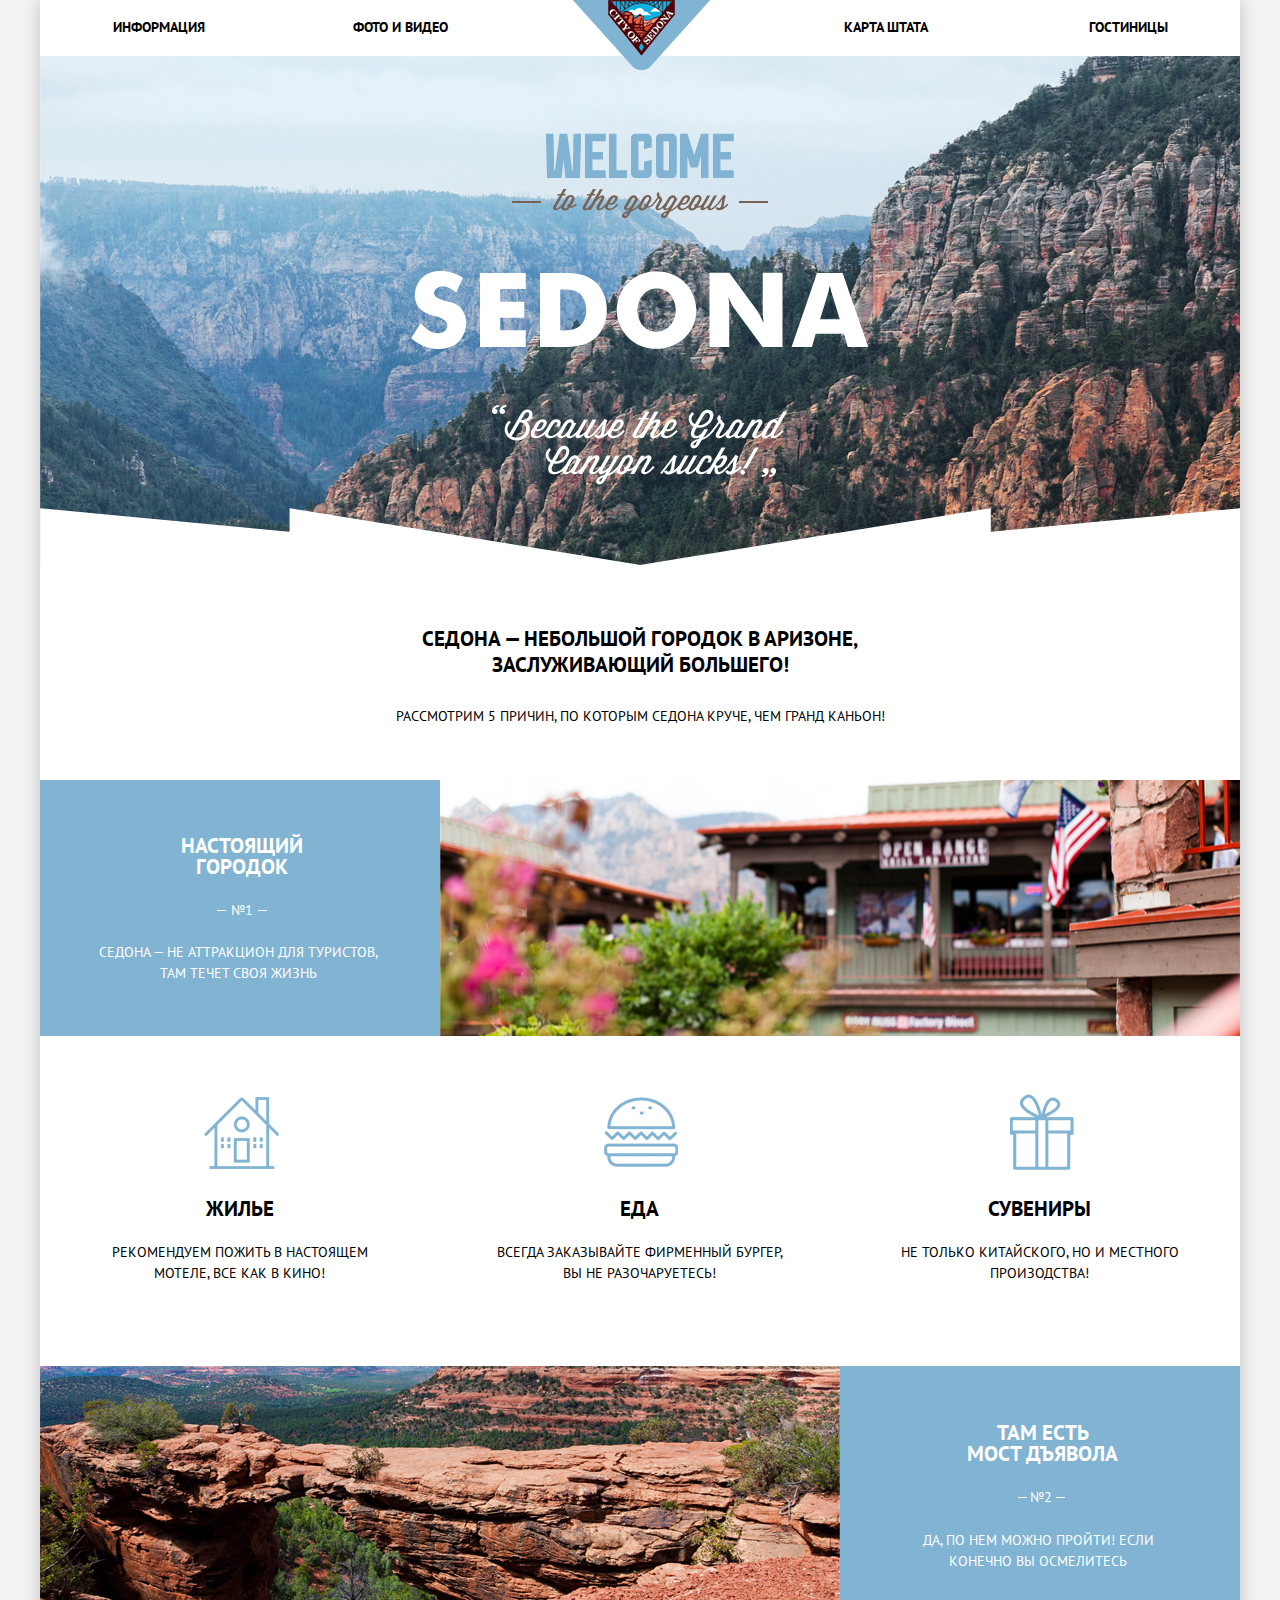
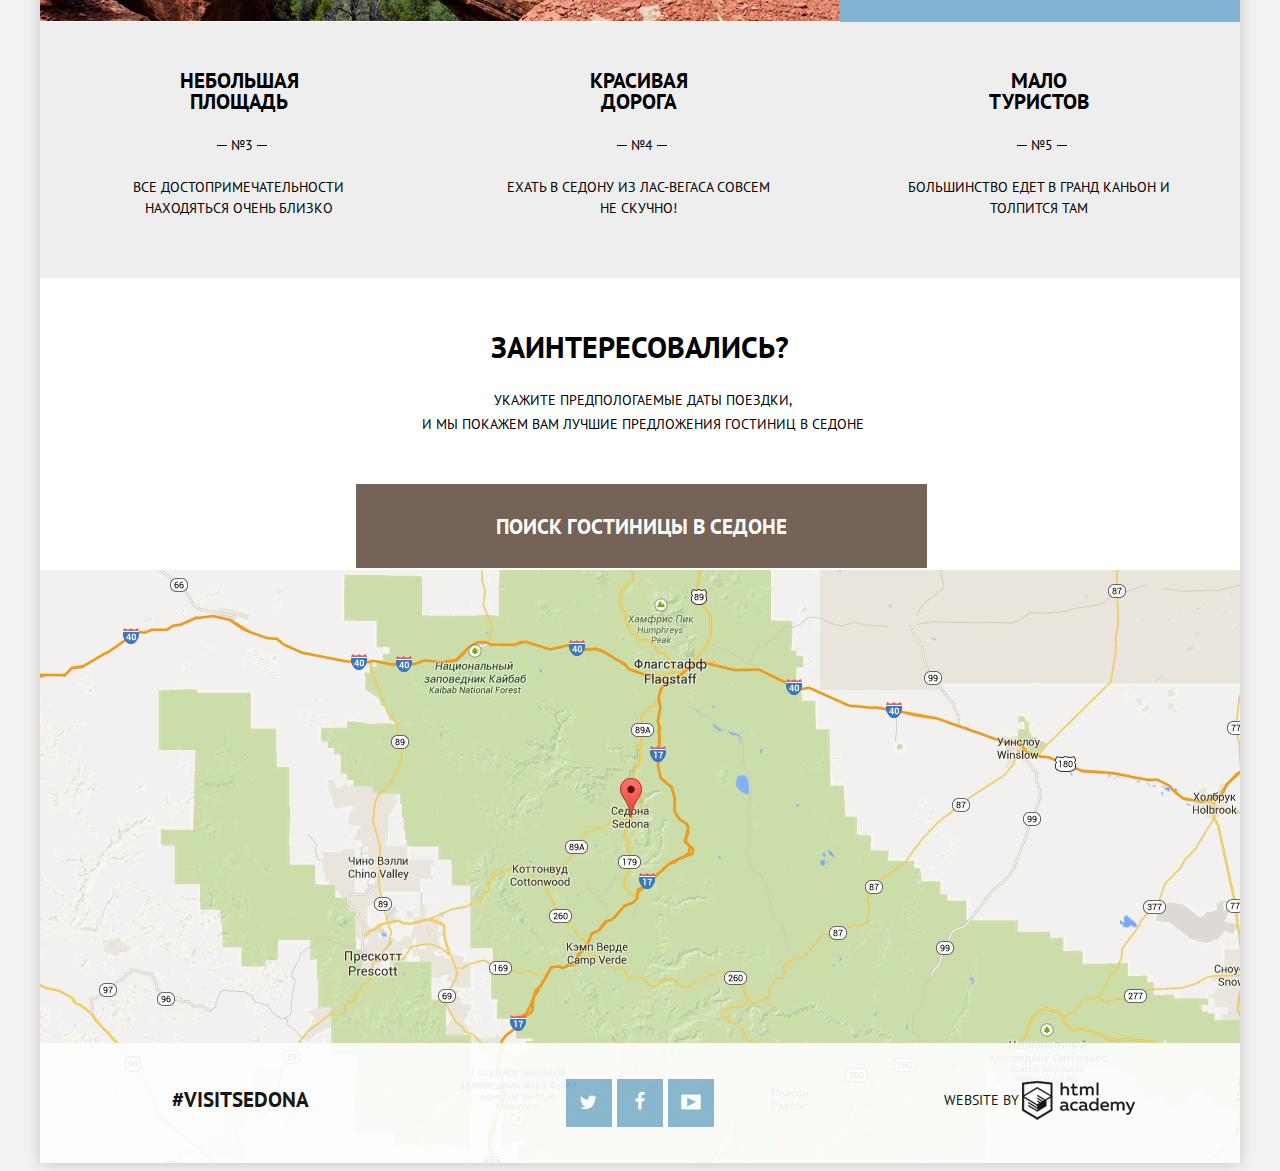
<file: index.html>
<!DOCTYPE html>
<html lang="ru">
<head>
  <meta charset="utf-8">
  <title>Седона</title>
  <link href="css/normalize.css" rel="stylesheet">
  <link href="https://fonts.googleapis.com/css?family=PT+Sans:400,700&amp;subset=cyrillic" rel="stylesheet">
  <link href="css/style.min.css" rel="stylesheet">
</head>
<body>
  <header class="main-header container">
    <nav class="main-navigation">
      <ul>
        <li>
          <a href="#">Информация</a>
        </li>
        <li>
          <a href="#">Фото и видео</a>
        </li>
        <li>
          <a href="#">Карта штата</a>
        </li>
        <li>
          <a href="catalog.html">Гостиницы</a>
        </li>
      </ul>
    </nav>
    <div class="logotype"><img src="img/logo.png" width="138" height="70" alt="Логотип"></div>
  </header>

  <main class="container">
    <img src="img/index-background.jpg" alt="Седона" width="1200" height="511">
    <div class="sedona-town">
      <h1 class="sedona-town-text">Седона — небольшой городок в Аризоне,<br> заслуживающий большего!</h1>
      <p>Рассмотрим 5 причин, по которым Седона круче, чем Гранд Каньон!</p>
    </div>

    <section class="real-city">
      <div class="real-city-left-column">
        <div class="real-city-text">
          <h2>Настоящий городок</h2>
          <span>№1</span>
          <p>Седона — не аттракцион для туристов, там течет своя жизнь</p>
        </div>
      </div>
      <div class="image-real-city">
        <img src="img/index-real-city.jpg" alt="Настоящий городок" width="800" height="400">
      </div>
    </section>

    <section class="advantage1">
      <div class="home">
        <h2 class="vantage">Жилье</h2>
        <p>Рекомендуем пожить в настоящем мотеле, все как в кино!</p>
      </div>

      <div class="food">
        <h2 class="vantage">Еда</h2>
        <p>Всегда заказывайте фирменный бургер, вы не разочаруетесь!</p>
      </div>

      <div class="souvenirs">
        <h2 class="vantage">Сувениры</h2>
        <p>Не только китайского, но и местного произодства!</p>
      </div>
    </section>

    <section class="bridge">
      <div class="image-bridge">
        <img src="img/index-bridge.jpg" alt="Мост дъявола" width="800" height="400">
      </div>
      <div class="bridge-right-column">
        <div class="bridge-text">
          <h2 class="attraction">Там есть <br> мост дъявола</h2>
          <span>№2</span>
          <p>Да, по нем можно пройти! Если конечно вы осмелитесь</p>
        </div>
      </div>
    </section>

    <section class="advantage2">
      <div class="area">
        <h2 class="vantage">Небольшая площадь</h2>
        <span>№3</span>
        <p>Все достопримечательности находяться очень близко</p>
      </div>

      <div class="road">
        <h2 class="vantage">Красивая дорога</h2>
        <span>№4</span>
        <p>Ехать в Седону из Лас-Вегаса совсем не скучно!</p>
      </div>

      <div class="tourist">
        <h2 class="vantage">Мало туристов</h2>
        <span>№5</span>
        <p>Большинство едет в Гранд Каньон и толпится там</p>
      </div>
    </section>

    <div class="search-hotel">
      <h2 class="look">Заинтересовались?</h2>
      <p>Укажите предпологаемые даты поездки, <br> и мы покажем вам лучшие предложения гостиниц в Седоне</p>

      <button type="button">Поиск гостиницы в Седоне</button>

      <form action="https://echo.htmlacademy.ru" method="post">
        <div class="wrap-form">
          <div class="form-block">
            <label for="check-in">Дата заезда:</label>
            <input type="text" name="data" id="check-in" placeholder="24 апреля 2017" required>
            <div class="calendar"><span class="visually-hidden">Календарь</span></div>
          </div>
          <div class="form-block">
            <label for="check-out">Дата выезда:</label>
            <input type="text" name="data" id="check-out" placeholder="4 июля 2017" required>
            <div class="calendar"><span class="visually-hidden">Календарь</span></div>
          </div>
          <div class="form-rs-adults">
            <label for="grown-id">Взрослые:</label>
            <input type="text" name="grown" id="grown-id" value="2" required>
            <div class="minus"><span class="visually-hidden">Минус</span></div>
            <div class="plus"><span class="visually-hidden">Плюс</span></div>

          </div>
          <div class="form-rs-child">
            <label for="children-id">Дети:</label>
            <input type="text" name="children" id="children-id" value="0" required>
            <div class="minus"><span class="visually-hidden">Минус</span></div>
            <div class="plus"><span class="visually-hidden">Плюс</span></div>
          </div>
        </div>
        <button type="submit">Найти</button>
      </form>
    </div>
    <div id="map" class="map">
    </div>
  </main>

  <footer class="container">
    <div class="footer-container">
      <section class="visit">
        <span>#VISITSEDONA</span>
      </section>

      <section class="footer-social">
        <a class="social-twitter" href="#"><span class="visually-hidden">Твиттер</span></a>
        <a class="social-facebook" href="#"><span class="visually-hidden">Фейсбук</span></a>
        <a class="social-youtube" href="#"><span class="visually-hidden">Ютуб</span></a>
      </section>

      <section class="copyright">
        <span>WEBSITE BY</span>
        <a class="bth" href="https://htmlacademy.ru/intensive/htmlcss"><span class="visually-hidden">HTML ACADEMY</span></a>
      </section>
    </div>
  </footer>
  <script src="js/form.min.js"></script>
  <script type="text/javascript" charset="utf-8" async src="https://api-maps.yandex.ru/services/constructor/1.0/js/?um=constructor%3A35c9d5b060473782d14bffa61d91a6b0d9dfa821bb0f7aa5dcf38f0230f7f5aa&amp;width=1200&amp;height=593&amp;id=map&amp;lang=ru_RU&amp;scroll=true"></script>
</body>
</html>
</file>
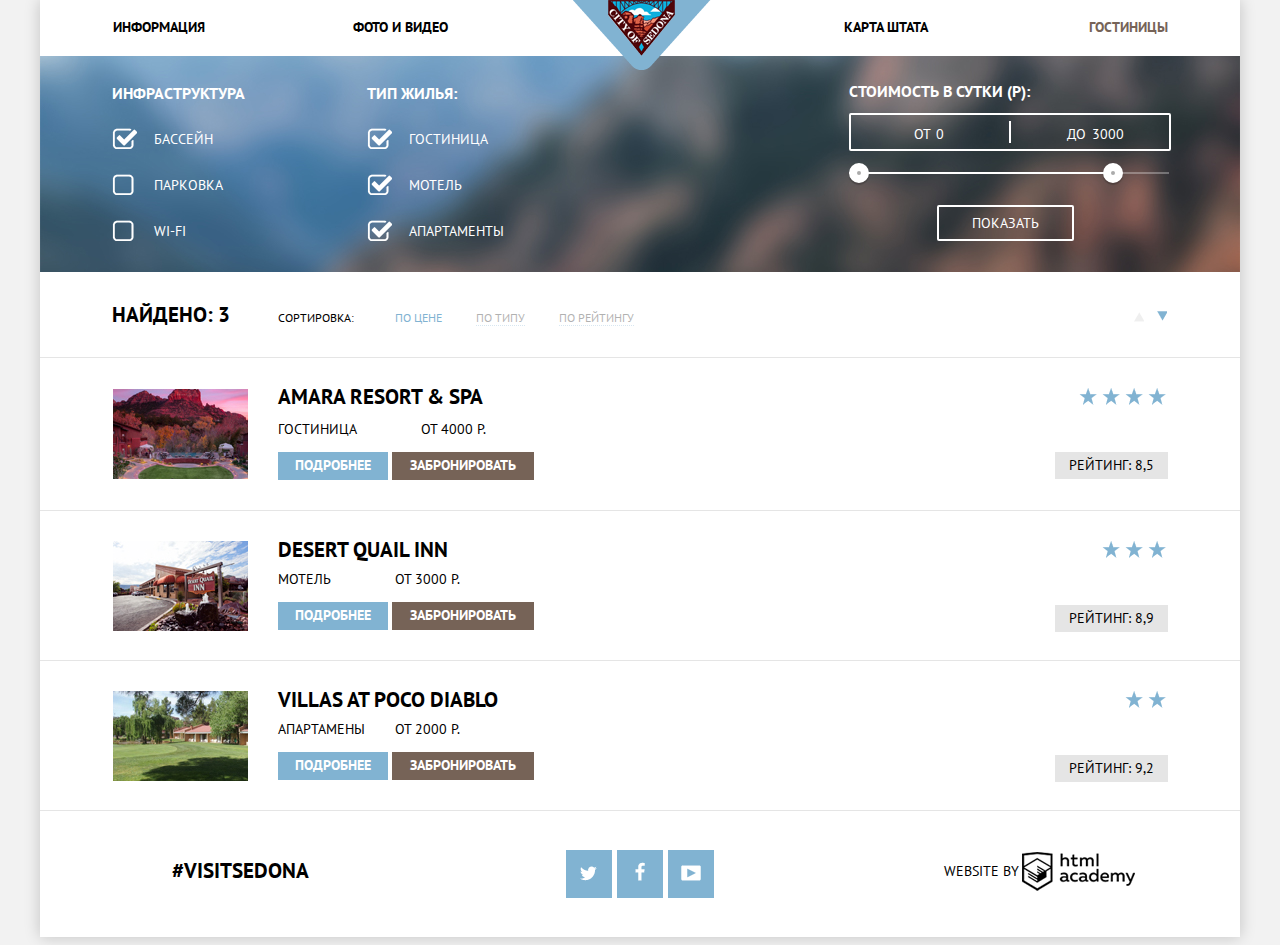
<file: catalog.html>
<!DOCTYPE html>
<html lang="ru">
<head>
  <meta charset="UTF-8">
  <title>Гостиницы в Седоне</title>
  <link href="css/normalize.css" rel="stylesheet">
  <link href="https://fonts.googleapis.com/css?family=PT+Sans:400,700&amp;subset=cyrillic" rel="stylesheet">
  <link href="css/style.min.css" rel="stylesheet">
</head>
<body>
  <header class="main-header container">
    <nav class="main-navigation">
      <ul>
        <li>
          <a href="#">Информация</a>
        </li>
        <li>
          <a href="#">Фото и видео</a>
        </li>
        <li>
          <a href="#">Карта штата</a>
        </li>
        <li>
          <a class="active" href="#">Гостиницы</a>
        </li>
      </ul>
    </nav>
    <div class="logotype"><a href="index.html"> <img src="img/logo.png" width="138" height="70" alt="Логотип"></a></div>
  </header>

  <main class="container">
    <div class="sorter">
      <form class="clearfix" action="https://echo.htmlacademy.ru" method="get">

        <section class="sorter-hotel-left-column">
          <fieldset class="sorter1">
            <legend>Инфраструктура</legend>

            <input type="checkbox" name="pool" id="pool-id" checked>
            <label for="pool-id">Бассейн</label>

            <input type="checkbox" name="parking" id="parking-place">
            <label for="parking-place">Парковка</label>

            <input type="checkbox" name="wi-fi" id="wi-fi">
            <label for="wi-fi">WI-FI</label>
          </fieldset>

          <fieldset class="sorter2">
            <legend>Тип жилья:</legend>

            <input type="checkbox" name="hotel" id="hotel-place" checked>
            <label for="hotel-place">Гостиница</label>

            <input type="checkbox" name="motel" id="motel-id" checked>
            <label for="motel-id">Мотель</label>

            <input type="checkbox" name="apartments" id="apartments-id" checked>
            <label for="apartments-id">Апартаменты</label>
          </fieldset>
        </section>
        <section class="sorter-hotel-right-column">
          <div class="filter-range-title">Стоимость в сутки (р):</div>
          <div class="price-controls">
            <label class="min-price">от <input type="text" name="min-price" value="0"></label>
            <label class="max-price">до <input type="text" name="max-price" value="3000"></label>
          </div>
          <div class="range-controls">
            <div class="scale">
              <div class="bar"></div>
            </div>
            <div class="range-toggle range-toggle-min"></div>
            <div class="range-toggle range-toggle-max"></div>
          </div>
          <button class="btn-transparent" type="submit">Показать</button>
        </section>
      </form>
    </div>

    <section class="sorter3 clearfix">
      <h2 class="vantage-inner">Найдено:
        <output class="vantage">3</output>
      </h2>
      <span class="sorter3-title">Сортировка:</span>
      <ul>
        <li>
          <a class="active">По цене</a>
        </li>
        <li>
          <a href="#">По типу</a>
        </li>
        <li>
          <a href="#">По рейтингу</a>
        </li>
      </ul>
      <a class="active arrow-bottom" href="#"><span class="visually-hidden">Вниз</span></a>
      <a class="arrow-top" href="#"><span class="visually-hidden">Вверх</span></a>
    </section>

    <section class="list-hotels">
      <article class="hotel1 clearfix">
        <div class="hotel-image"><img src="img/amara-spa.jpg" alt="Amara Resort & Spa" width="135" height="90"></div>
        <div class="hotel-description">
          <h2 class="vantage">Amara Resort & Spa</h2>
          <span class="description-text1">Гостиница</span>
          <span class="description-text2">от 4000 Р.</span>
          <a class="detail-description" href="#">Подробнее</a>
          <a class="booking" href="#">Забронировать</a>
        </div>
        <div class="stars-rating">
          <div class="star-box">
            <span class="star"><span class="visually-hidden">Звезда</span></span>
            <span class="star"><span class="visually-hidden">Звезда</span></span>
            <span class="star"><span class="visually-hidden">Звезда</span></span>
            <span class="star"><span class="visually-hidden">Звезда</span></span>
          </div>
          <span class="stars-rating-text">Рейтинг: 8,5</span>
        </div>
      </article>

      <article class="hotel2 clearfix">
        <div class="hotel-image"><img src="img/desert-motel.jpg" alt="Desert Quail Inn" width="135" height="90"></div>
        <div class="hotel-description">
          <h2 class="vantage">Desert Quail Inn</h2>
          <span class="description-text1">Мотель</span>
          <span class="description-text2"> от 3000 Р.</span>
          <a class="detail-description" href="#">Подробнее</a>
          <a class="booking" href="#">Забронировать</a>
        </div>
        <div class="stars-rating">
          <div class="star-box">
            <span class="star"><span class="visually-hidden">Звезда</span></span>
            <span class="star"><span class="visually-hidden">Звезда</span></span>
            <span class="star"><span class="visually-hidden">Звезда</span></span>
          </div>
          <span class="stars-rating-text">Рейтинг: 8,9</span>
        </div>
      </article>

      <article class="hotel3 clearfix">
        <div class="hotel-image"><img src="img/villa-appartament.jpg" alt="Villas at Poco Diablo" width="135" height="90"></div>
        <div class="hotel-description">
          <h2 class="vantage">Villas at Poco Diablo</h2>
          <span class="description-text1">Апартамены </span>
          <span class="description-text2">от 2000 Р.</span>
          <a class="detail-description" href="#">Подробнее</a>
          <a class="booking" href="#">Забронировать</a>
        </div>
        <div class="stars-rating">
          <div class="star-box">
            <span class="star"><span class="visually-hidden">Звезда</span></span>
            <span class="star"><span class="visually-hidden">Звезда</span></span>
          </div>
          <span class="stars-rating-text">Рейтинг: 9,2</span>
        </div>
      </article>
    </section>
  </main>

  <footer class="container">
    <div class="footer-container-catalog">
      <section class="visit">
        <span>#VISITSEDONA</span>
      </section>

      <section class="footer-social">
        <a class="social-twitter" href="#"><span class="visually-hidden">Твиттер</span></a>
        <a class="social-facebook" href="#"><span class="visually-hidden">Фейсбук</span></a>
        <a class="social-youtube" href="#"><span class="visually-hidden">Ютуб</span></a>
      </section>

      <section class="copyright">
        <span>WEBSITE BY</span>
        <a class="bth" href="https://htmlacademy.ru/intensive/htmlcss"><span class="visually-hidden">HTML ACADEMY</span></a>
      </section>
    </div>
  </footer>
</body>
</html>
</file>
<file: css/style.min.css>
html{background-color:#f2f2f2}body{width:1200px;margin-top:0;margin-left:auto;margin-right:auto;font-family:"PT Sans",Arial,sans-serif;color:#000;font-size:14px;text-transform:uppercase;line-height:21px;font-weight:700;background-color:#fff;box-shadow:0 0 15px 0 rgba(0,1,1,0.2)}.container{position:relative;width:1200px;margin:0 auto}a{text-decoration:none;color:#000}.logotype{position:absolute;top:0;left:533px;z-index:1}.main-header{position:relative}.main-navigation ul{margin-bottom:2px;padding-left:0;font-size:0}.main-navigation li{display:inline-block;vertical-align:middle;width:20%;padding-top:14px;padding-bottom:14px;font-size:16px;line-height:20px}.main-navigation li:nth-child(1),.main-navigation li:nth-child(2){text-align:left}.main-navigation li:nth-child(1){margin-left:73px}.main-navigation li:nth-child(3),.main-navigation li:nth-child(4){text-align:right}.main-navigation li:nth-child(3){margin-left:95px}.main-navigation a{text-decoration:none;color:#000;font-size:14px;line-height:26px}.main-navigation a:hover{color:#81b3d2}.main-navigation a:active{color:rgba(0,0,0,.3)}.main-navigation a.active{color:#766357}.sedona-town{padding-bottom:39px;padding-top:39px;text-align:center}.sedona-town-text{font-size:21px;line-height:26px}.sedona-town p{padding-top:14px;font-weight:400}.bridge,.real-city{color:#fff}.real-city,.bridge{display:flex;justify-content:flex-start}.real-city-left-column{min-height:256px;width:400px;background-color:#81b3d2}.real-city-text{width:300px;text-align:center;margin-left:52px;font-weight:400}.image-real-city{display:flex;align-items:center;width:800px;height:256px;overflow:hidden}.real-city-text p{margin-top:21px;margin-right:8px}.real-city-text h2{width:130px;margin-left:85px;margin-top:55px;margin-bottom:23px;color:#fff;font-size:21px}.real-city-text span{position:relative}.real-city-text span::after{content:"";position:absolute;right:27px;top:9px;width:9px;height:1px;background-color:#fff}.real-city-text span::before{content:"";position:absolute;right:-14px;top:9px;width:9px;height:1px;background-color:#fff}.home,.food,.souvenirs{text-align:center;display:inline-block;vertical-align:middle;width:33.33333%;font-size:14px}.home{background:url(../img/home.png) no-repeat 164px 61px}.food{background:url(../img/food.png) no-repeat 164px 61px}.souvenirs{background:url(../img/suvenir.png) no-repeat 170px 58px}.advantage1{min-height:330px;font-size:0}.vantage h2{font-size:21px}.advantage1 h2{padding-top:144px}.advantage1 p{font-weight:400;padding-left:55px;padding-right:55px;padding-top:6px}.bridge-right-column{min-height:256px;width:400px;background-color:#81b3d2}.image-bridge{display:flex;align-items:center;width:800px;height:255px;overflow:hidden}.bridge-text{width:303px;margin-left:51px;padding-top:38px;text-align:-webkit-center;text-align:center;font-weight:400}.bridge-right-column h2{margin-bottom:23px;color:#fff;font-size:21px}.bridge-text p{margin-top:22px;padding-right:9px}.bridge-text span{margin-right:4px;position:relative}.bridge-text span::after{content:"";position:absolute;right:-13px;top:9px;width:9px;height:1px;background-color:#fff}.bridge-text span::before{content:"";position:absolute;right:25px;top:9px;width:9px;height:1px;background-color:#fff}.road,.tourist,.area{text-align:center;display:inline-block;vertical-align:top;width:33.33333%;font-size:14px;padding-top:30px}.advantage2{background-color:#eee;min-height:256px;font-size:0}.advantage2 p{font-weight:400;padding-left:63px;padding-right:65px;padding-top:7px}.advantage2 h2{width:158px;margin-left:120px;margin-top:18px;margin-bottom:23px}.advantage2 span{position:relative;padding-left:5px;font-weight:400}.advantage2 span::after{content:"";position:absolute;right:26px;top:9px;width:10px;height:1px;background-color:#000}.advantage2 span::before{content:"";position:absolute;right:-14px;top:9px;width:10px;height:1px;background-color:#000}.search-hotel{text-align:center;height:267px}.search-hotel form{position:absolute;width:569px;height:398px;margin-left:317px;background-color:#fff;color:#000;overflow-y:hidden;z-index:1}.search-hotel form.show{display:block;animation:form-animation-open 1s ease-in forwards}.search-hotel form.hide{display:none}@keyframes form-animation-open{0%{height:0}40%{height:398px}50%{height:300px}60%{height:398px}70%{height:335px}80%{height:398px}90%{height:370px}100%{height:398px}}@keyframes form-animation-close{to{height:0}}.map{height:593px;background-image:url(../img/map.jpg);background-color:#d0e5c9}.look{font-size:30px;line-height:24px;padding-top:32px;padding-bottom:4px}.search-hotel p{font-weight:400;line-height:24px;margin-left:5px}.search-hotel button[type="button"]{display:block;margin-top:48px;margin-left:316px;padding:30px 140px 28px;background-color:#766357;color:#fff;font-size:21px;font-weight:700;line-height:26px;text-transform:inherit;font-family:inherit;border:none;cursor:pointer}.wrap-form{padding:57px 53px 30px 57px}.form-block{position:relative;text-align:left;padding-bottom:29px}.form-rs-adults label{margin-right:32px}.form-rs-child label{margin-right:25px}.search-hotel button[type="submit"]{display:block;height:56px;width:458px;margin-top:66px;margin-left:56px;font-size:21px;color:#fff;line-height:26px;font-weight:inherit;text-transform:inherit;background-color:#81b3d2;border:none;font-family:inherit}.form-block input{height:35px;width:75%;margin-top:1px;padding-left:18px;background-color:#f2f2f2;border:none;font-family:inherit;line-height:38px;box-sizing:border-box}.form-rs-adults input,.form-rs-child input{height:34px;width:113px;font-size:14px;line-height:26px;color:#000;font-weight:700;text-align:center;background-color:#f2f2f2;border:none;font-family:inherit}.form-block label{display:inline-block;vertical-align:baseline;width:23%;margin-top:9px}.form-rs-adults{position:relative;float:left;padding-top:4px}.form-rs-child{position:relative;float:right;margin-right:4px;padding-top:3px}.search-hotel input::-webkit-input-placeholder{font-size:14px;color:#000;font-weight:700;text-transform:uppercase;font-family:inherit}.search-hotel input:-moz-placeholder,.search-hotel input::-moz-placeholder{font-size:14px;color:#000;font-weight:700;text-transform:uppercase;font-family:inherit;opacity:1}.search-hotel input:-ms-input-placeholder{font-size:14px;color:#000;font-weight:700;text-transform:uppercase;font-family:inherit}.search-hotel input:placeholder{font-size:14px;color:#000;font-weight:700;text-transform:uppercase;font-family:inherit}.search-hotel input::placeholder{font-size:14px;color:#000;font-weight:700;text-transform:uppercase;font-family:inherit}.wrap-form .calendar{position:absolute;bottom:36px;right:12px;display:block;width:22px;height:22px;background-image:url(../img/calendar.png);cursor:pointer}.wrap-form .minus{position:absolute;bottom:9px;right:88px;display:block;width:10px;height:10px;background:url(../img/minus.png) no-repeat;cursor:pointer}.wrap-form .plus{position:absolute;bottom:13px;right:13px;display:block;width:10px;height:10px;background:url(../img/plus.png) no-repeat;cursor:pointer}.form-block input:hover{background-color:#ebebeb}.form-block input:focus{outline:none;background-color:#fff;border:3px solid #e5e5e5}.wrap-form .minus:hover{background-image:url(../img/minus-hover.png)}.wrap-form .minus:active{background-image:url(../img/minus-active.png)}.wrap-form .plus:hover{background-image:url(../img/plus-hover.png)}.wrap-form .plus:active{background-image:url(../img/plus-active.png)}.wrap-form .calendar:hover{background-image:url(../img/calendar-hover.png)}.wrap-form .calendar:active{background-image:url(../img/calendar-active.png)}.search-hotel button[type="submit"]:hover{background-color:#669ec0}.search-hotel button[type="submit"]:active{background-color:#5496bd;color:#88b6d1}.sorter{background-image:url(../img/filter-background.jpg);background-position-y:-57px;background-color:#908782;color:#fff;display:inline-block;vertical-align:middle;width:100%;min-height:216px;font-size:0}.sorter-hotel-left-column{float:left;width:700px;padding-top:27px;padding-left:70px}.sorter1{margin-right:120px}.sorter-hotel-left-column input{display:none}.sorter1 label::after,.sorter2 label::after{position:absolute;content:"";background:url(../img/checkbox.png) no-repeat;height:21px;width:25px;left:0;top:24px;cursor:pointer}.sorter1 input:checked + label::after,.sorter2 input:checked + label::after{background:url(../img/checkbox-checked.png)}.sorter1,.sorter2{display:inline-block;vertical-align:top;border:none}.sorter1 legend,.sorter2 legend{font-size:16px;font-weight:700}.sorter-hotel-left-column label{position:relative;display:block;font-size:14px;font-weight:400;padding-top:25px;padding-left:42px}.sorter1 fieldset,.sorter2 fieldset{padding:0;margin:0}.clearfix::after{content:"";display:table;clear:both}.sorter1 input:disabled + label:after{background-image:url(../img/block-checkbox.png)}.sorter1 input:checked:disabled + label:after{background-image:url(../img/block-checkbox-checked.png)}.sorter-hotel-right-column{width:330px;float:right;padding-right:61px;padding-top:25px;color:#fff;text-transform:uppercase}.filter-range-title{margin-bottom:11px;font-weight:600;font-size:16px;line-height:21px}.price-controls{position:relative;height:34px;width:318px;margin-bottom:21px;font-size:0;border:2px solid #fff;border-radius:2px}.price-controls::after{content:"";position:absolute;top:50%;left:50%;width:2px;height:22px;background:#fff;transform:translate(-50%,-50%)}.price-controls label{display:inline-block;font-weight:400;font-size:14px;line-height:38px;vertical-align:top;cursor:pointer}.price-controls .min-price,.price-controls .max-price{width:90px;padding-left:63px}.price-controls input{width:50px;padding-top:0;height:36px;color:inherit;font:inherit;background:none;border:none;outline:none}.range-controls{position:relative;margin-bottom:31px}.range-controls .scale{height:2px;width:320px;background:rgba(255,255,255,0.3)}.range-controls .bar{width:80%;height:2px;background:#fff}.range-toggle{position:absolute;top:-9px;width:4px;height:4px;background:#ababab;border:8px solid #fff;border-radius:50%;box-shadow:0 2px 1px 0 rgba(0,1,1,0.2);cursor:pointer}.range-toggle:hover{background:#1c4f80}.range-toggle-min{left:0}.range-toggle-max{left:77%}.btn-transparent{font-family:"PT Sans",Arial,sans-serif;display:block;margin-left:88px;padding:6px 33px;font-size:14px;line-height:20px;color:#fff;text-transform:uppercase;background:transparent;border:2px solid #fff;border-radius:2px;cursor:pointer}.btn-transparent:hover{color:#000;background:#fff}.sorter3{margin-left:72px;padding-bottom:29px;padding-top:32px}.vantage-inner{display:inline;margin-right:43px}.sorter3-title{font-weight:400;font-size:12px;line-height:18px}.sorter3 li{display:inline}.sorter3 li:not(:first-of-type){margin-left:30px}.sorter3 a{color:#000;opacity:.3;font-size:12px;font-weight:400;line-height:18px;border-bottom:1px dotted;border-color:#81b3d2}.sorter3 ul{display:inline;padding-left:37px}.sorter3 a.active{color:#81b3d2;border:none;opacity:1}.sorter3 > a.active{background-image:url(../img/arrow-down-active.png)}.sorter3 a:not(.active):hover{color:#81b3d2}.sorter3 a:not(.active):active{color:#000;opacity:1;border:none}.sorter3 .arrow-bottom{background-image:url(../img/arrow-down.png);width:10px;height:10px;float:right;margin-right:73px;margin-top:7px;border:none}.sorter3 .arrow-top{background-image:url(../img/arrow-up.png);width:10px;height:10px;float:right;margin-right:13px;margin-top:8px;border:none}.sorter3 .arrow-bottom:not(.active):hover{background-image:url(../img/arrow-down-hov.png)}.sorter3 .arrow-top:not(.active):hover{background-image:url(../img/arrow-up-hov.png)}.sorter3 .arrow-bottom:not(.active):active{background-image:url(../img/arrow-down-active.png)}.sorter3 .arrow-top:not(.active):active{background-image:url(../img/arrow-up-active.png)}.hotel1{border-top:1px solid #e5e5e5;border-bottom:1px solid #e5e5e5;font-size:0}.hotel2,.hotel3{border-bottom:1px solid #e5e5e5;font-size:0}.hotel-image{display:inline-block;vertical-align:middle;margin-top:24px;margin-bottom:13px;padding-left:73px}.hotel-description{display:inline-block;vertical-align:middle;width:261px;padding-bottom:30px;padding-left:30px;font-size:14px}.hotel-description .vantage{margin-top:28px;margin-bottom:12px}.description-text1,.description-text2{font-weight:400;font-size:14px}.hotel2 .vantage,.hotel3 .vantage{margin-bottom:9px}.hotel2{margin-left:0}.description-text2{margin-left:60px;margin-right:13px}.hotel3 .description-text2{margin-left:26px}.detail-description{display:inline-block;vertical-align:baseline;background-color:#81b3d2;color:#fff;padding:3px 17px 4px;margin-top:12px}.booking{background-color:#766357;padding:4px 18px 6px;margin-top:15px;color:#fff}.stars-rating{float:right;margin-right:72px}.star{display:inline-block;vertical-align:middle;background:url(../img/stars.png) no-repeat;width:20px;height:20px;margin-left:3px}.star-box{margin-top:30px;text-align:right}.stars-rating-text{display:block;text-align:center;font-size:14px;font-weight:400;margin-top:43px;background-color:#e5e5e5;padding:3px 14px}.hotel-description .vantage:hover{color:#81b3d2}.hotel-description .vantage:active{opacity:.3}.list-hotels .detail-description:hover{background-color:#669ec0}.list-hotels .detail-description:active{color:#88b6d1;background-color:#5496bd}.list-hotels .booking:hover{background-color:#604e43}.list-hotels .booking:active{color:#7b6d65;background-color:#503e33}.footer-container-catalog{display:flex;justify-content:space-around;align-items:center;height:126px;background-color:#fff}.visit,.footer-social,.copyright{width:400px;text-align:center}.visit{font-size:21px;font-weight:700;margin-bottom:8px}.visually-hidden{position:absolute;width:1px;height:1px;margin:-1px;padding:0;border:0;clip:rect(0 0 0 0);overflow:hidden}.copyright a{background:url(../img/logo-htmlacademy.png) no-repeat;padding-right:114px;padding-bottom:22px;padding-top:10px}.copyright span{display:inline-block;vertical-align:top;margin-right:3px;margin-bottom:6px;font-weight:400}.footer-container{position:absolute;bottom:0;left:0;display:flex;justify-content:space-around;align-items:center;height:120px;background-color:#fff;opacity:.9}.footer-social{font-size:0}.social-twitter{display:inline-block;vertical-align:top;background-position:14px -23px;background-color:#81b3d2;background-image:url(../img/sprite.png);background-repeat:no-repeat;width:46px;height:48px}.social-facebook{display:inline-block;vertical-align:top;margin-left:5px;margin-right:5px;background-position:18px 12px;background-color:#81b3d2;background-image:url(../img/sprite.png);background-repeat:no-repeat;width:46px;height:48px}.social-youtube{display:inline-block;vertical-align:top;background-position:13px -59px;background-color:#81b3d2;background-image:url(../img/sprite.png);background-repeat:no-repeat;width:46px;height:48px}.footer-social a:hover{background-color:#669ec0}.footer-social a:active{background-color:#5496bd}.social-twitter:active{background-image:url(../img/twitter-active.png)}.social-facebook:active{background-image:url(../img/facebook-active.png)}.social-youtube:active{background-image:url(../img/youtube-active.png)}.copyright a:hover{background-image:url(../img/html-academy-hov.png)}.copyright a:active{background-image:url(../img/html-academy-active.png)}
</file>
